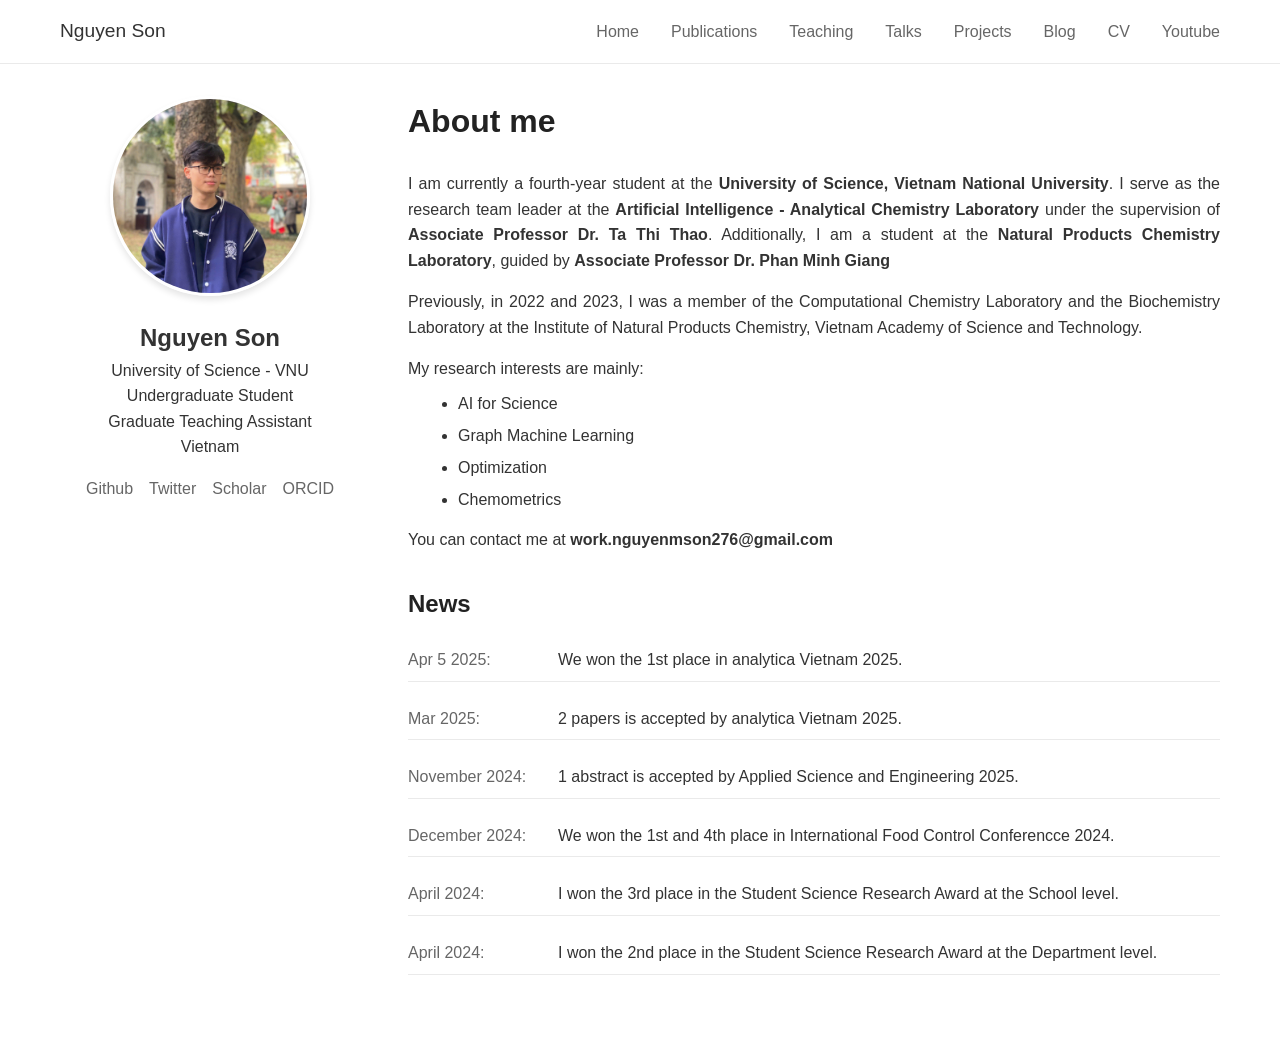
<file: index.html>
<!DOCTYPE html>
<html lang="en">
<head>
    <meta charset="UTF-8">
    <meta name="viewport" content="width=device-width, initial-scale=1.0">
    <title>Nguyen Son</title>
    <link rel="stylesheet" href="styles.css">
    <link rel="icon" type="image/x-icon" href="icon.ico">
</head>
<body>
    <nav>
        <div class="nav-container">
            <a href="#" class="nav-brand">Nguyen Son</a>
            <button class="mobile-menu-btn" id="menuBtn">
                <span></span>
                <span></span>
                <span></span>
            </button>
            <div class="nav-links" id="navLinks">
                <a href="#">Home</a>
                <a href="publications.html">Publications</a>
                <a href="teaching.html">Teaching</a>
                <a href="talks.html">Talks</a>
                <a href="projects.html">Projects</a>
                <a href="blog.html">Blog</a>
                <a href="files/resume_nguyen_son.pdf">CV</a>
                <a href="https://www.youtube.com/@ngmson_ai">Youtube</a>
            </div>
        </div>
    </nav>

    <div class="container">
        <aside class="sidebar">
            <img src="img/avt2.jpg" alt="Nguyen Son" class="profile-img">
            <h2>Nguyen Son</h2>
            <p>University of Science - VNU</p>
            <p>Undergraduate Student</p>
            <p>Graduate Teaching Assistant</p>
            <p>Vietnam</p>
            <div class="social-links">
                <a href="https://github.com/ngmsonn" title="Github" class="social-icon">
                    <i class="icon-github"></i>
                    <span>Github</span>
                </a>
                <a href="https://x.com/sonmchems" title="Twitter" class="social-icon">
                    <i class="icon-twitter"></i>
                    <span>Twitter</span>
                </a>
                <a href="https://scholar.google.com/citations?user=RpLurfYAAAAJ&hl=vi" title="Google Scholar" class="social-icon">
                    <i class="icon-scholar"></i>
                    <span>Scholar</span>
                </a>
                <a href="https://orcid.org/0009-0001-2732-9709" title="ORCID" class="social-icon">
                    <i class="icon-orcid"></i>
                    <span>ORCID</span>
                </a>
                
            </div>
        </aside>

        <main class="main-content">
            <!-- Giới thiệu bản thân -->
            <section>
                <h1>About me</h1>
                <p>I am currently a fourth-year student at the <b>University of Science, Vietnam National University</b>. 
                   I serve as the research team leader at the <b>Artificial Intelligence - Analytical Chemistry Laboratory</b> 
                   under the supervision of <b>Associate Professor Dr. Ta Thi Thao</b>. 
                   Additionally, I am a student at the <b>Natural Products Chemistry Laboratory</b>, 
                   guided by <b>Associate Professor Dr. Phan Minh Giang</b></p>
                <p>Previously, in 2022 and 2023, I was a member of the Computational Chemistry Laboratory and the Biochemistry Laboratory at the Institute of Natural Products Chemistry, Vietnam Academy of Science and Technology. </p>
                <div class="research-interests">
                    <p>My research interests are mainly:</p>
                    <ul class="research-list">
                      <li>AI for Science</li>
                      <li>Graph Machine Learning</li>
                      <li>Optimization</li>
                      <li>Chemometrics</li>
                      
                    </ul>
                  </div>
                <p>You can contact me at <b>work.nguyenmson276@gmail.com</b></p>
            </section>

            <!-- Tin tức mới -->
            <section>
                <h2>News</h2>
                <div class="news-list">

                    <div class="news-item">
                        <span class="news-date">Apr 5 2025:</span>
                        <span>We won the 1st place in analytica Vietnam 2025.</span>
                    </div>
                    
                    <div class="news-item">
                        <span class="news-date">Mar 2025:</span>
                        <span>2 papers is accepted by analytica Vietnam 2025.</span>
                    </div>
                    <div class="news-item">
                        <span class="news-date">November 2024:</span>
                        <span>1 abstract is accepted by Applied Science and Engineering 2025.</span>
                    </div>
                    <div class="news-item">
                        <span class="news-date">December 2024:</span>
                        <span>We won the 1st and 4th place in International Food Control Conferencce 2024.</span> 
                    </div>
                    <div class="news-item">
                        <span class="news-date">April 2024:</span>
                        <span>I won the 3rd place in the Student Science Research Award at the School level.</span>
                    </div>
                    <div class="news-item">
                        <span class="news-date">April 2024:</span>
                        <span>I won the 2nd place in the Student Science Research Award at the Department level.</span>
                    </div>
                </div>
            </section>

            <!-- Chia sẻ cuộc sống cá nhân -->
            <section>
                <h2></h2>
            </section>
        </main>
    </div>

    <script src="script.js"></script>
</body>
</html>
</file>
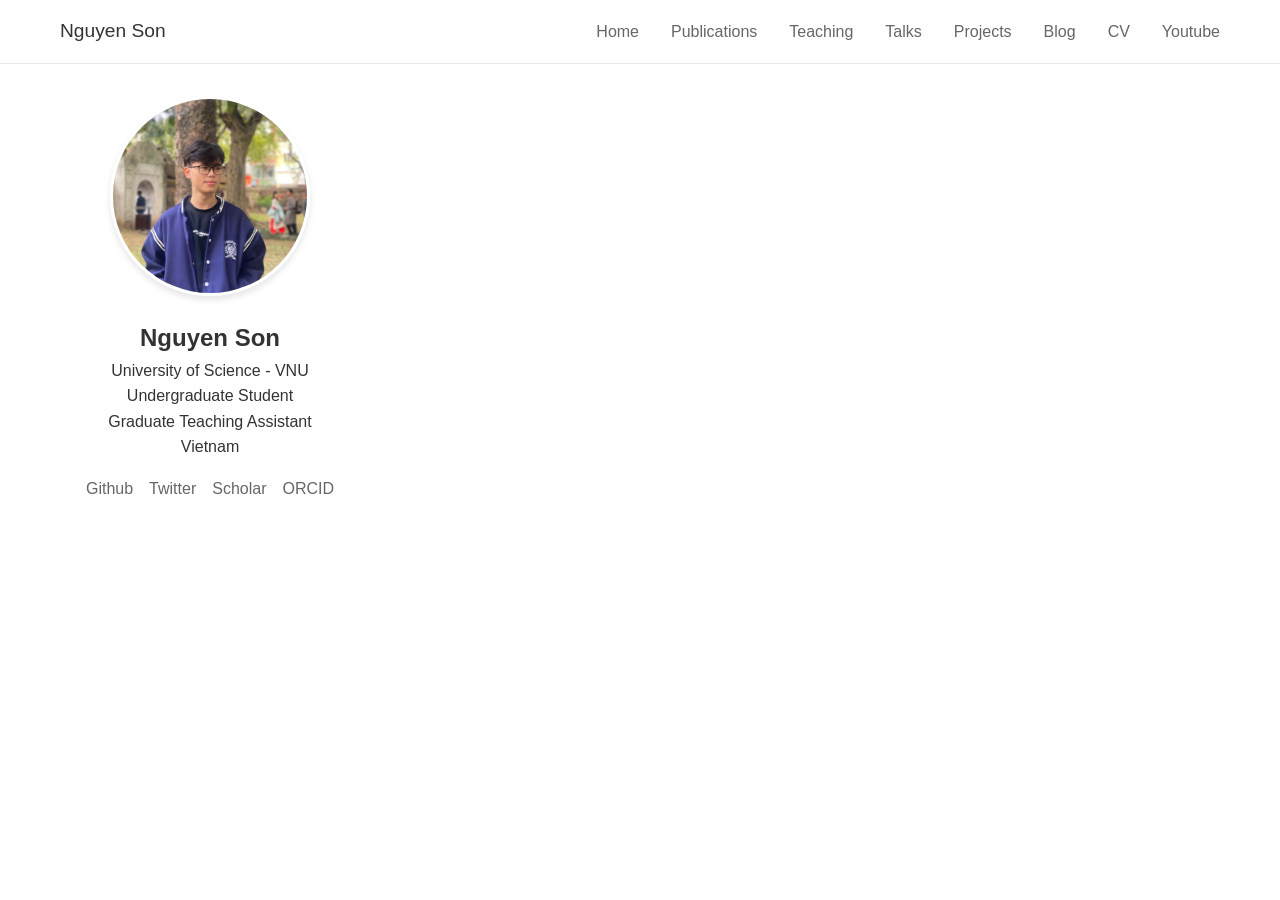
<file: projects.html>
<!DOCTYPE html>
<html lang="en">
<head>
    <meta charset="UTF-8">
    <meta name="viewport" content="width=device-width, initial-scale=1.0">
    <title>Nguyen Son | Projects</title>
    <link rel="stylesheet" href="styles.css">
    <link rel="icon" type="image/x-icon" href="icon.ico">
</head>
<body>
    <nav>
        <div class="nav-container">
            <a href="index.html" class="nav-brand">Nguyen Son</a>
            <button class="mobile-menu-btn" id="menuBtn">
                <span></span>
                <span></span>
                <span></span>
            </button>
            <div class="nav-links" id="navLinks">
                <a href="index.html">Home</a>
                <a href="publications.html">Publications</a>
                <a href="teaching.html">Teaching</a>
                <a href="talks.html">Talks</a>
                <a href="projects.html">Projects</a>
                <a href="blog.html">Blog</a>
                <a href="files/resume_nguyen_son.pdf">CV</a>
                <a href="https://www.youtube.com/@ngmson_ai">Youtube</a>
            </div>
        </div>
    </nav>

    <div class="container">
        <aside class="sidebar">
            <img src="img/avt2.jpg" alt="Nguyen Son" class="profile-img">
            <h2>Nguyen Son</h2>
            <p>University of Science - VNU</p>
            <p>Undergraduate Student</p>
            <p>Graduate Teaching Assistant</p>
            <p>Vietnam</p>
            <div class="social-links">
                <a href="https://github.com/ngmsonn" title="Github" class="social-icon">
                    <i class="icon-github"></i>
                    <span>Github</span>
                </a>
                <a href="https://x.com/sonmchems" title="Twitter" class="social-icon">
                    <i class="icon-twitter"></i>
                    <span>Twitter</span>
                </a>
                <a href="https://scholar.google.com/citations?user=RpLurfYAAAAJ&hl=vi" title="Google Scholar" class="social-icon">
                    <i class="icon-scholar"></i>
                    <span>Scholar</span>
                </a>
                <a href="https://orcid.org/0009-0001-2732-9709" title="ORCID" class="social-icon">
                    <i class="icon-orcid"></i>
                    <span>ORCID</span>
                </a>
                
            </div>
        </aside>

        <main class="main-content">
            
        </main>
    </div>

    <script src="script.js"></script>
</body>
</html>
</file>
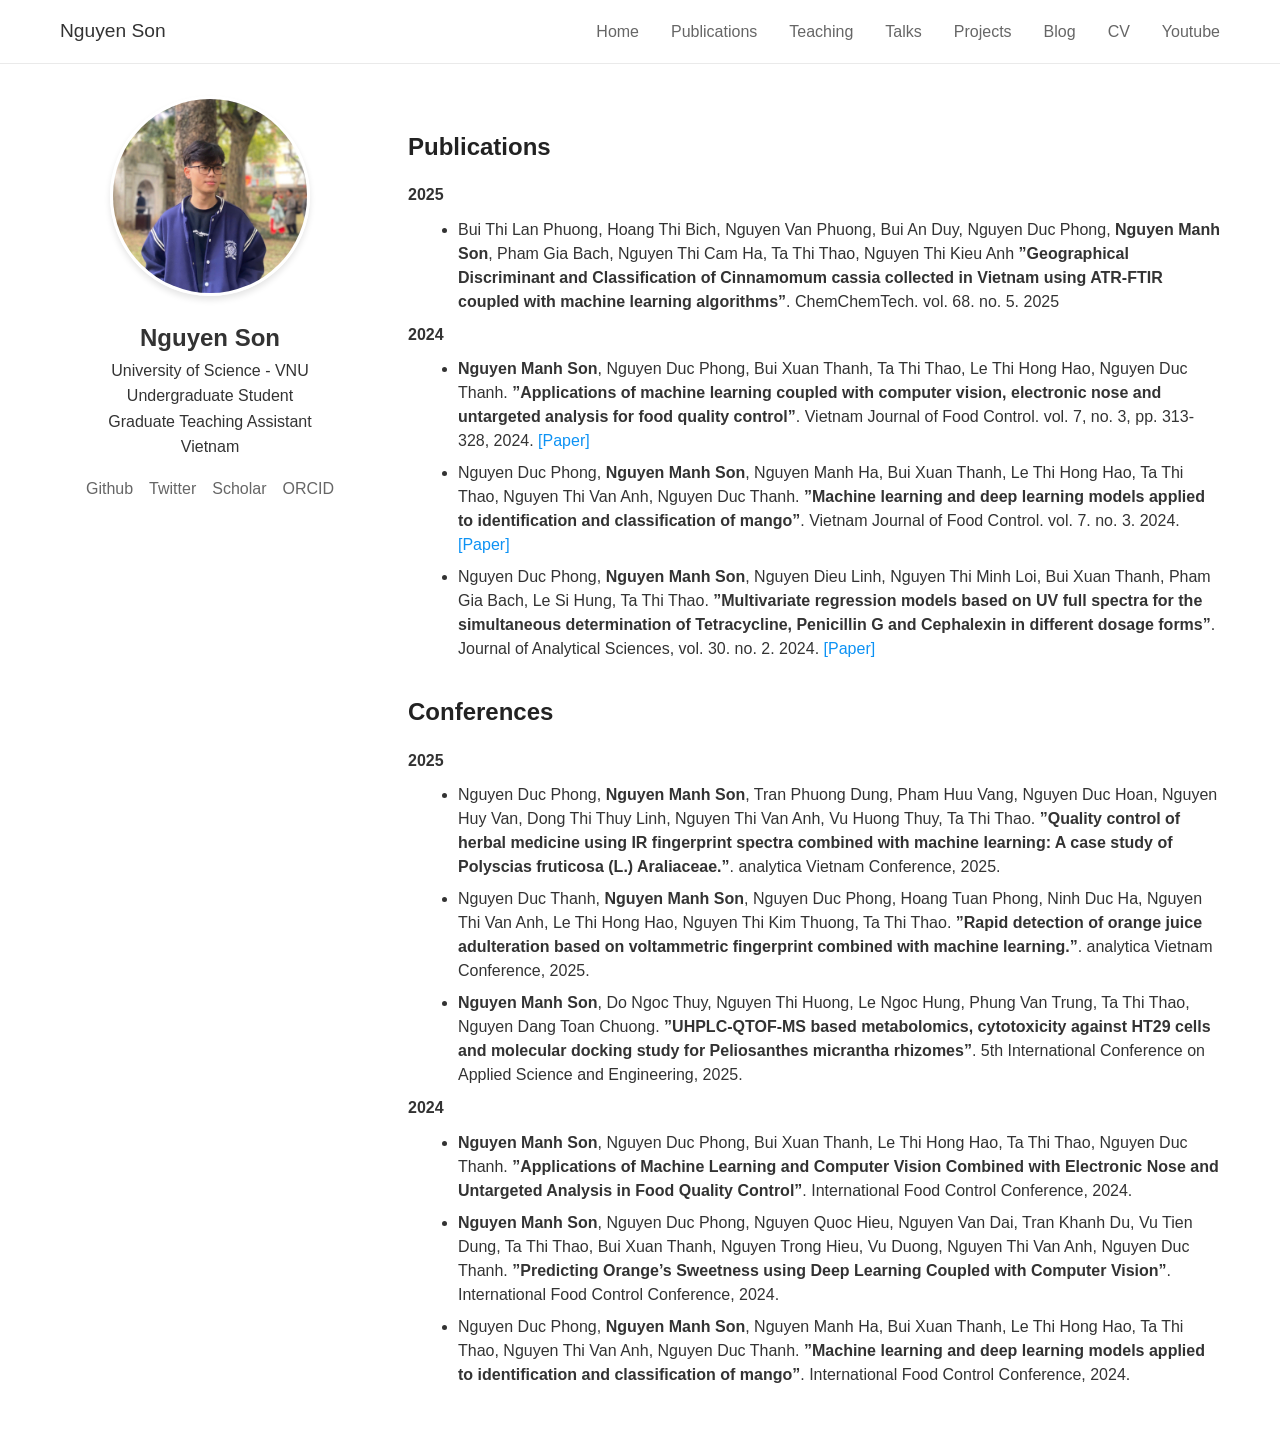
<file: publications.html>
<!DOCTYPE html>
<html lang="en">
<head>
    <meta charset="UTF-8">
    <meta name="viewport" content="width=device-width, initial-scale=1.0">
    <title>Nguyen Son | Publications</title>
    <link rel="stylesheet" href="styles.css">
    <link rel="icon" type="image/x-icon" href="icon.ico">
</head>
<body>
    <nav>
        <div class="nav-container">
            <a href="index.html" class="nav-brand">Nguyen Son</a>
            <button class="mobile-menu-btn" id="menuBtn">
                <span></span>
                <span></span>
                <span></span>
            </button>
            <div class="nav-links" id="navLinks">
                <a href="index.html">Home</a>
                <a href="publications.html">Publications</a>
                <a href="teaching.html">Teaching</a>
                <a href="talks.html">Talks</a>
                <a href="projects.html">Projects</a>
                <a href="blog.html">Blog</a>
                <a href="files/resume_nguyen_son.pdf">CV</a>
                <a href="https://www.youtube.com/@ngmson_ai">Youtube</a>
            </div>
        </div>
    </nav>

    <div class="container">
        <aside class="sidebar">
            <img src="img/avt2.jpg" alt="Nguyen Son" class="profile-img">
            <h2>Nguyen Son</h2>
            <p>University of Science - VNU</p>
            <p>Undergraduate Student</p>
            <p>Graduate Teaching Assistant</p>
            <p>Vietnam</p>
            <div class="social-links">
                <a href="https://github.com/ngmsonn" title="Github" class="social-icon">
                    <i class="icon-github"></i>
                    <span>Github</span>
                </a>
                <a href="https://x.com/sonmchems" title="Twitter" class="social-icon">
                    <i class="icon-twitter"></i>
                    <span>Twitter</span>
                </a>
                <a href="https://scholar.google.com/citations?user=RpLurfYAAAAJ&hl=vi" title="Google Scholar" class="social-icon">
                    <i class="icon-scholar"></i>
                    <span>Scholar</span>
                </a>
                <a href="https://orcid.org/0009-0001-2732-9709" title="ORCID" class="social-icon">
                    <i class="icon-orcid"></i>
                    <span>ORCID</span>
                </a>
                
            </div>
        </aside>

        <main class="main-content">
            <h2>Publications</h2>
            <div class="research-interests">
                <p> <b>2025</b></p>
                <ul class="research-list">
                    <!-- <a href="" class="link">[Paper]</a> -->
                  <li>Bui Thi Lan Phuong, Hoang Thi Bich, Nguyen Van Phuong, Bui An Duy, Nguyen Duc Phong, <b>Nguyen Manh Son</b>, Pham Gia Bach, Nguyen Thi Cam Ha, Ta Thi Thao, Nguyen Thi Kieu Anh
                    <b>”Geographical Discriminant and Classification of Cinnamomum cassia collected in Vietnam using ATR-FTIR coupled with machine learning algorithms”</b>. 
                     ChemChemTech. vol. 68. no. 5. 2025 </li>
                  
                </ul>

                
                <p> <b>2024</b></p>
                <ul class="research-list">
                    <!-- <a href="" class="link">[Paper]</a> -->
                  <li><b>Nguyen Manh Son</b>, Nguyen Duc Phong, Bui Xuan Thanh, Ta Thi Thao, Le Thi Hong Hao, Nguyen Duc Thanh.
                    <b>”Applications of machine learning coupled with computer vision, electronic nose and untargeted analysis for food
                    quality control”</b>. Vietnam Journal of Food Control. vol. 7, no. 3, pp. 313-328, 2024. <a href="https://vjfc.nifc.gov.vn/ajax/research/getfile?filecode=4a4618e5-87ff-45de-bd74-a8475d2fbf1f" class="link">[Paper]</a></li>
                  <li>Nguyen Duc Phong, <b>Nguyen Manh Son</b>, Nguyen Manh Ha, Bui Xuan Thanh, Le Thi Hong Hao, Ta Thi Thao,
                    Nguyen Thi Van Anh, Nguyen Duc Thanh. <b>”Machine learning and deep learning models applied to identification
                        and classification of mango”</b>. Vietnam Journal of Food Control. vol. 7. no. 3. 2024. <a href="https://vjfc.nifc.gov.vn/ajax/research/getfile?filecode=b80f6e16-73f0-43d2-ba4f-41edc4044801" class="link">[Paper]</a></li>
                  <li>Nguyen Duc Phong, <b>Nguyen Manh Son</b>, Nguyen Dieu Linh, Nguyen Thi Minh Loi, Bui Xuan Thanh, Pham Gia
                    Bach, Le Si Hung, Ta Thi Thao. <b>”Multivariate regression models based on UV full spectra for the simultaneous
                    determination of Tetracycline, Penicillin G and Cephalexin in different dosage forms”</b>. Journal of Analytical
                    Sciences, vol. 30. no. 2. 2024. <a href="https://vjol.info.vn/index.php/TCPTHLS/article/download/101955/85963/" class="link">[Paper]</a></li>
                </ul>
              </div>
            <h2>Conferences</h2>
            <div class="research-interests">
                <p> <b>2025</b></p>
                <ul class="research-list">
                    <li>Nguyen Duc Phong, <b>Nguyen Manh Son</b>, Tran Phuong Dung, Pham Huu Vang, Nguyen Duc Hoan, Nguyen Huy
                        Van, Dong Thi Thuy Linh, Nguyen Thi Van Anh, Vu Huong Thuy, Ta Thi Thao. <b>”Quality control of herbal
                        medicine using IR fingerprint spectra combined with machine learning: A case study of Polyscias fruticosa (L.)
                        Araliaceae.”</b>. analytica Vietnam Conference, 2025.</li>
                </ul>
                <ul class="research-list">
                    <li>Nguyen Duc Thanh, <b>Nguyen Manh Son</b>, Nguyen Duc Phong, Hoang Tuan Phong, Ninh Duc Ha, Nguyen Thi
                        Van Anh, Le Thi Hong Hao, Nguyen Thi Kim Thuong, Ta Thi Thao. <b>”Rapid detection of orange juice adulteration
                        based on voltammetric fingerprint combined with machine learning.”</b>. analytica Vietnam Conference, 2025.</li>
                </ul>
                <ul class="research-list">
                  <li><b>Nguyen Manh Son</b>, Do Ngoc Thuy, Nguyen Thi Huong, Le Ngoc Hung, Phung Van Trung, Ta Thi Thao, Nguyen
                    Dang Toan Chuong. <b>”UHPLC-QTOF-MS based metabolomics, cytotoxicity against HT29 cells and molecular
                    docking study for Peliosanthes micrantha rhizomes”</b>. 5th International Conference on Applied Science and
                    Engineering, 2025.</li>
                </ul>

                <p> <b>2024</b></p>
                <ul class="research-list">
                  <li><b>Nguyen Manh Son</b>, Nguyen Duc Phong, Bui Xuan Thanh, Le Thi Hong Hao, Ta Thi Thao, Nguyen Duc Thanh.
                    <b>”Applications of Machine Learning and Computer Vision Combined with Electronic Nose and Untargeted Analysis
                    in Food Quality Control”</b>. International Food Control Conference, 2024.</li>
                  <li><b>Nguyen Manh Son</b>, Nguyen Duc Phong, Nguyen Quoc Hieu, Nguyen Van Dai, Tran Khanh Du, Vu Tien Dung,
                    Ta Thi Thao, Bui Xuan Thanh, Nguyen Trong Hieu, Vu Duong, Nguyen Thi Van Anh, Nguyen Duc Thanh.
                    <b>”Predicting Orange’s Sweetness using Deep Learning Coupled with Computer Vision”</b>. International Food Control
                    Conference, 2024.</li>
                  <li>Nguyen Duc Phong, <b>Nguyen Manh Son</b>, Nguyen Manh Ha, Bui Xuan Thanh, Le Thi Hong Hao, Ta Thi Thao,
                    Nguyen Thi Van Anh, Nguyen Duc Thanh. <b>”Machine learning and deep learning models applied to identification
                    and classification of mango”</b>. International Food Control Conference, 2024.</li>
                </ul>
              </div>
        </main>
    </div>

    <script src="script.js"></script>
</body>
</html>
</file>
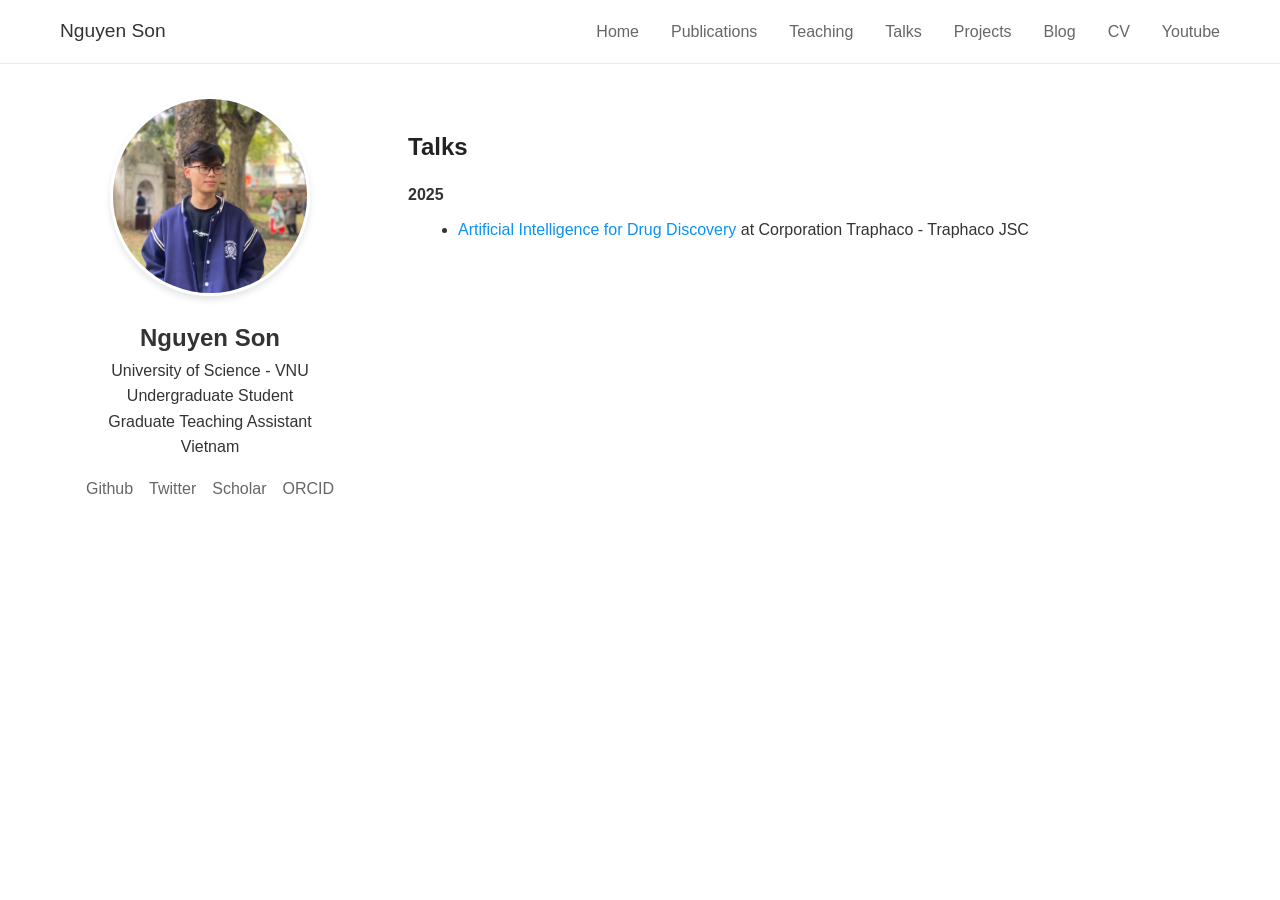
<file: talks.html>
<!DOCTYPE html>
<html lang="en">
<head>
    <meta charset="UTF-8">
    <meta name="viewport" content="width=device-width, initial-scale=1.0">
    <title>Nguyen Son | Talks</title>
    <link rel="stylesheet" href="styles.css">
    <link rel="icon" type="image/x-icon" href="icon.ico">
</head>
<body>
    <nav>
        <div class="nav-container">
            <a href="index.html" class="nav-brand">Nguyen Son</a>
            <button class="mobile-menu-btn" id="menuBtn">
                <span></span>
                <span></span>
                <span></span>
            </button>
            <div class="nav-links" id="navLinks">
                <a href="index.html">Home</a>
                <a href="publications.html">Publications</a>
                <a href="teaching.html">Teaching</a>
                <a href="talks.html">Talks</a>
                <a href="projects.html">Projects</a>
                <a href="blog.html">Blog</a>
                <a href="files/resume_nguyen_son.pdf">CV</a>
                <a href="https://www.youtube.com/@ngmson_ai">Youtube</a>
            </div>
        </div>
    </nav>

    <div class="container">
        <aside class="sidebar">
            <img src="img/avt2.jpg" alt="Nguyen Son" class="profile-img">
            <h2>Nguyen Son</h2>
            <p>University of Science - VNU</p>
            <p>Undergraduate Student</p>
            <p>Graduate Teaching Assistant</p>
            <p>Vietnam</p>
            <div class="social-links">
                <a href="https://github.com/ngmsonn" title="Github" class="social-icon">
                    <i class="icon-github"></i>
                    <span>Github</span>
                </a>
                <a href="https://x.com/sonmchems" title="Twitter" class="social-icon">
                    <i class="icon-twitter"></i>
                    <span>Twitter</span>
                </a>
                <a href="https://scholar.google.com/citations?user=RpLurfYAAAAJ&hl=vi" title="Google Scholar" class="social-icon">
                    <i class="icon-scholar"></i>
                    <span>Scholar</span>
                </a>
                <a href="https://orcid.org/0009-0001-2732-9709" title="ORCID" class="social-icon">
                    <i class="icon-orcid"></i>
                    <span>ORCID</span>
                </a>
                
            </div>
        </aside>

        <main class="main-content">
            <h2>Talks</h2>
            <div class="research-interests">
                <p> <b>2025</b></p>
                <ul class="research-list">
                  <li><a href="#" class="link">Artificial Intelligence for Drug Discovery</a> at Corporation Traphaco - Traphaco JSC</li>
                </ul>
                

            

            
        </main>
    </div>

    <script src="script.js"></script>
</body>
</html>
</file>
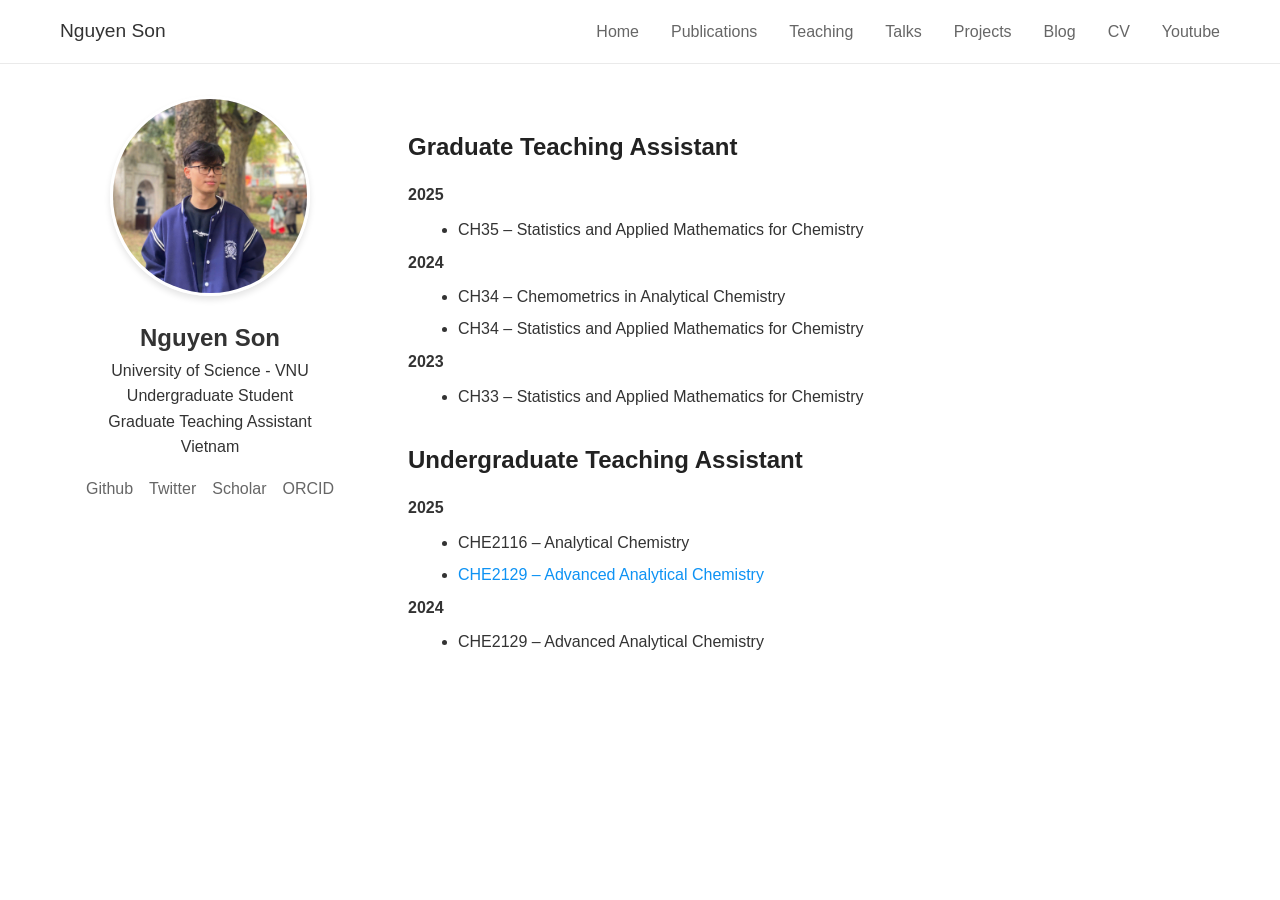
<file: teaching.html>
<!DOCTYPE html>
<html lang="en">
<head>
    <meta charset="UTF-8">
    <meta name="viewport" content="width=device-width, initial-scale=1.0">
    <title>Nguyen Son | Teaching</title>
    <link rel="stylesheet" href="styles.css">
    <link rel="icon" type="image/x-icon" href="icon.ico">
</head>
<body>
    <nav>
        <div class="nav-container">
            <a href="index.html" class="nav-brand">Nguyen Son</a>
            <button class="mobile-menu-btn" id="menuBtn">
                <span></span>
                <span></span>
                <span></span>
            </button>
            <div class="nav-links" id="navLinks">
                <a href="index.html">Home</a>
                <a href="publications.html">Publications</a>
                <a href="teaching.html">Teaching</a>
                <a href="talks.html">Talks</a>
                <a href="projects.html">Projects</a>
                <a href="blog.html">Blog</a>
                <a href="files/resume_nguyen_son.pdf">CV</a>
                <a href="https://www.youtube.com/@ngmson_ai">Youtube</a>
            </div>
        </div>
    </nav>

    <div class="container">
        <aside class="sidebar">
            <img src="img/avt2.jpg" alt="Nguyen Son" class="profile-img">
            <h2>Nguyen Son</h2>
            <p>University of Science - VNU</p>
            <p>Undergraduate Student</p>
            <p>Graduate Teaching Assistant</p>
            <p>Vietnam</p>
            <div class="social-links">
                <a href="https://github.com/ngmsonn" title="Github" class="social-icon">
                    <i class="icon-github"></i>
                    <span>Github</span>
                </a>
                <a href="https://x.com/sonmchems" title="Twitter" class="social-icon">
                    <i class="icon-twitter"></i>
                    <span>Twitter</span>
                </a>
                <a href="https://scholar.google.com/citations?user=RpLurfYAAAAJ&hl=vi" title="Google Scholar" class="social-icon">
                    <i class="icon-scholar"></i>
                    <span>Scholar</span>
                </a>
                <a href="https://orcid.org/0009-0001-2732-9709" title="ORCID" class="social-icon">
                    <i class="icon-orcid"></i>
                    <span>ORCID</span>
                </a>
                
            </div>
        </aside>

        <main class="main-content">
            <h2>Graduate Teaching Assistant</h2>
            <div class="research-interests">
                <p> <b>2025</b></p>
                <ul class="research-list">
                  <li>CH35 – Statistics and Applied Mathematics for Chemistry</li>
                </ul>
                <p> <b>2024</b></p>
                <ul class="research-list">
                  <li>CH34 – Chemometrics in Analytical Chemistry</li>
                  <li>CH34 – Statistics and Applied Mathematics for Chemistry</li>
                </ul>
                <p> <b>2023</b></p>
                <ul class="research-list">
                  <li>CH33 – Statistics and Applied Mathematics for Chemistry</li>
                </ul>
            </div>

            <h2>Undergraduate Teaching Assistant</h2>
            <div class="research-interests">
                <p> <b>2025</b></p>
                <ul class="research-list">
                  <li>CHE2116 – Analytical Chemistry</li>
                </ul>
                
                <ul class="research-list">
                  <li><a href="https://che2129.github.io/" class="link">CHE2129 – Advanced Analytical Chemistry</a></li>
                </ul>
                <p> <b>2024</b></p>
                <ul class="research-list">
                  <li>CHE2129 – Advanced Analytical Chemistry</li>
                </ul>
            </div>

            
        </main>
    </div>

    <script src="script.js"></script>
</body>
</html>
</file>
<file: styles.css>
* {
    margin: 0;
    padding: 0;
    box-sizing: border-box;
}

body {
    font-family: -apple-system, BlinkMacSystemFont, 'Segoe UI', Roboto, Oxygen, Ubuntu, Cantarell, sans-serif;
    line-height: 1.6;
    color: #333;
    background-color: #fff;
}

/* Navigation */
nav {
    border-bottom: 1px solid #eaeaea;
    padding: 1rem 0;
    background-color: #fff;
    position: sticky;
    top: 0;
    z-index: 1000;
}

.nav-container {
    max-width: 1200px;
    margin: 0 auto;
    display: flex;
    justify-content: space-between;
    align-items: center;
    padding: 0 20px;
}

.nav-brand {
    font-size: 1.2rem;
    font-weight: 500;
    color: #333;
    text-decoration: none;
    transition: color 0.3s ease;
}

.nav-brand:hover {
    color: #0066cc;
}

.nav-links {
    display: flex;
    gap: 2rem;
}

.nav-links a {
    color: #666;
    text-decoration: none;
    transition: color 0.2s;
    position: relative;
}

.nav-links a:hover {
    color: #0066cc;
}

.nav-links a::after {
    content: '';
    position: absolute;
    width: 0;
    height: 2px;
    bottom: -4px;
    left: 0;
    background-color: #0066cc;
    transition: width 0.3s ease;
}

.nav-links a:hover::after {
    width: 100%;
}

/* Mobile menu button */
.mobile-menu-btn {
    display: none;
    background: none;
    border: none;
    cursor: pointer;
    padding: 5px;
}

.mobile-menu-btn span {
    display: block;
    width: 25px;
    height: 3px;
    background-color: #333;
    margin: 5px 0;
    transition: all 0.3s ease;
}

/* Main container */
.container {
    max-width: 1200px;
    margin: 2rem auto;
    padding: 0 20px;
    display: grid;
    grid-template-columns: 300px 1fr;
    gap: 3rem;
}

/* Sidebar */
.sidebar {
    text-align: center;
}

.profile-img {
    width: 200px;
    height: 200px;
    border-radius: 50%;
    object-fit: cover;
    margin-bottom: 1rem;
    border: 3px solid #fff;
    box-shadow: 0 4px 6px rgba(0, 0, 0, 0.1);
    transition: transform 0.3s ease;
}

.profile-img:hover {
    transform: scale(1.05);
}

.social-links {
    display: flex;
    justify-content: center;
    gap: 1rem;
    margin-top: 1rem;
}

.social-icon {
    color: #666;
    text-decoration: none;
    transition: color 0.2s;
}

.social-icon:hover {
    color: #0066cc;
}

/* Main content */
.main-content h1 {
    font-size: 2rem;
    margin-bottom: 1.5rem;
    color: #222;
    text-align: justify;
}

.main-content h2 {
    font-size: 1.5rem;
    margin: 2rem 0 1rem;
    color: #222;
    text-align: justify;
}

.main-content p {
    margin-bottom: 1rem;
    text-align: justify;
}

.content-text {
    max-width: 800px;
    margin: 0 auto;
    padding: 20px;
    text-align: justify;
    line-height: 1.6;
    font-size: 16px;
}

.content-text p {
    margin-bottom: 15px;
    text-indent: 0;
    padding: 0;
}

.link {
    color: #0D92F4;
    text-decoration: none;
    border-bottom: 1px solid transparent;
    transition: border-color 0.2s;
}

.link:hover {
    border-color: #0D92F4;
}

/* News section */
.news-list {
    display: flex;
    flex-direction: column;
    gap: 1rem;
}

.news-item {
    display: flex;
    padding: 0.5rem 0;
    border-bottom: 1px solid #eaeaea;
}

.news-date {
    width: 150px;
    font-weight: 500;
    flex-shrink: 0;
    color: #666;
}

/*List*/
.research-interests {
    margin-bottom: 15px;
  }
  
  .research-interests p {
    margin-bottom: 10px;
  }
  
  .research-list {
    margin-left: 30px;  /* Thụt lề trái */
    list-style-type: disc;  /* Kiểu dấu chấm tròn */
    padding-left: 20px;  /* Khoảng cách từ dấu chấm đến text */
  }
  
  .research-list li {
    margin-bottom: 8px;
    line-height: 1.5;
  }


/* Responsive design */
@media (max-width: 768px) {
    .container {
        grid-template-columns: 1fr;
    }

    .mobile-menu-btn {
        display: block;
    }

    .nav-links {
        display: none;
        width: 100%;
        position: absolute;
        top: 100%;
        left: 0;
        background-color: #fff;
        padding: 1rem;
        box-shadow: 0 2px 4px rgba(0, 0, 0, 0.1);
    }

    .nav-links.active {
        display: flex;
        flex-direction: column;
        align-items: center;
        gap: 1rem;
    }

    .nav-container {
        flex-wrap: wrap;
    }
}
</file>
